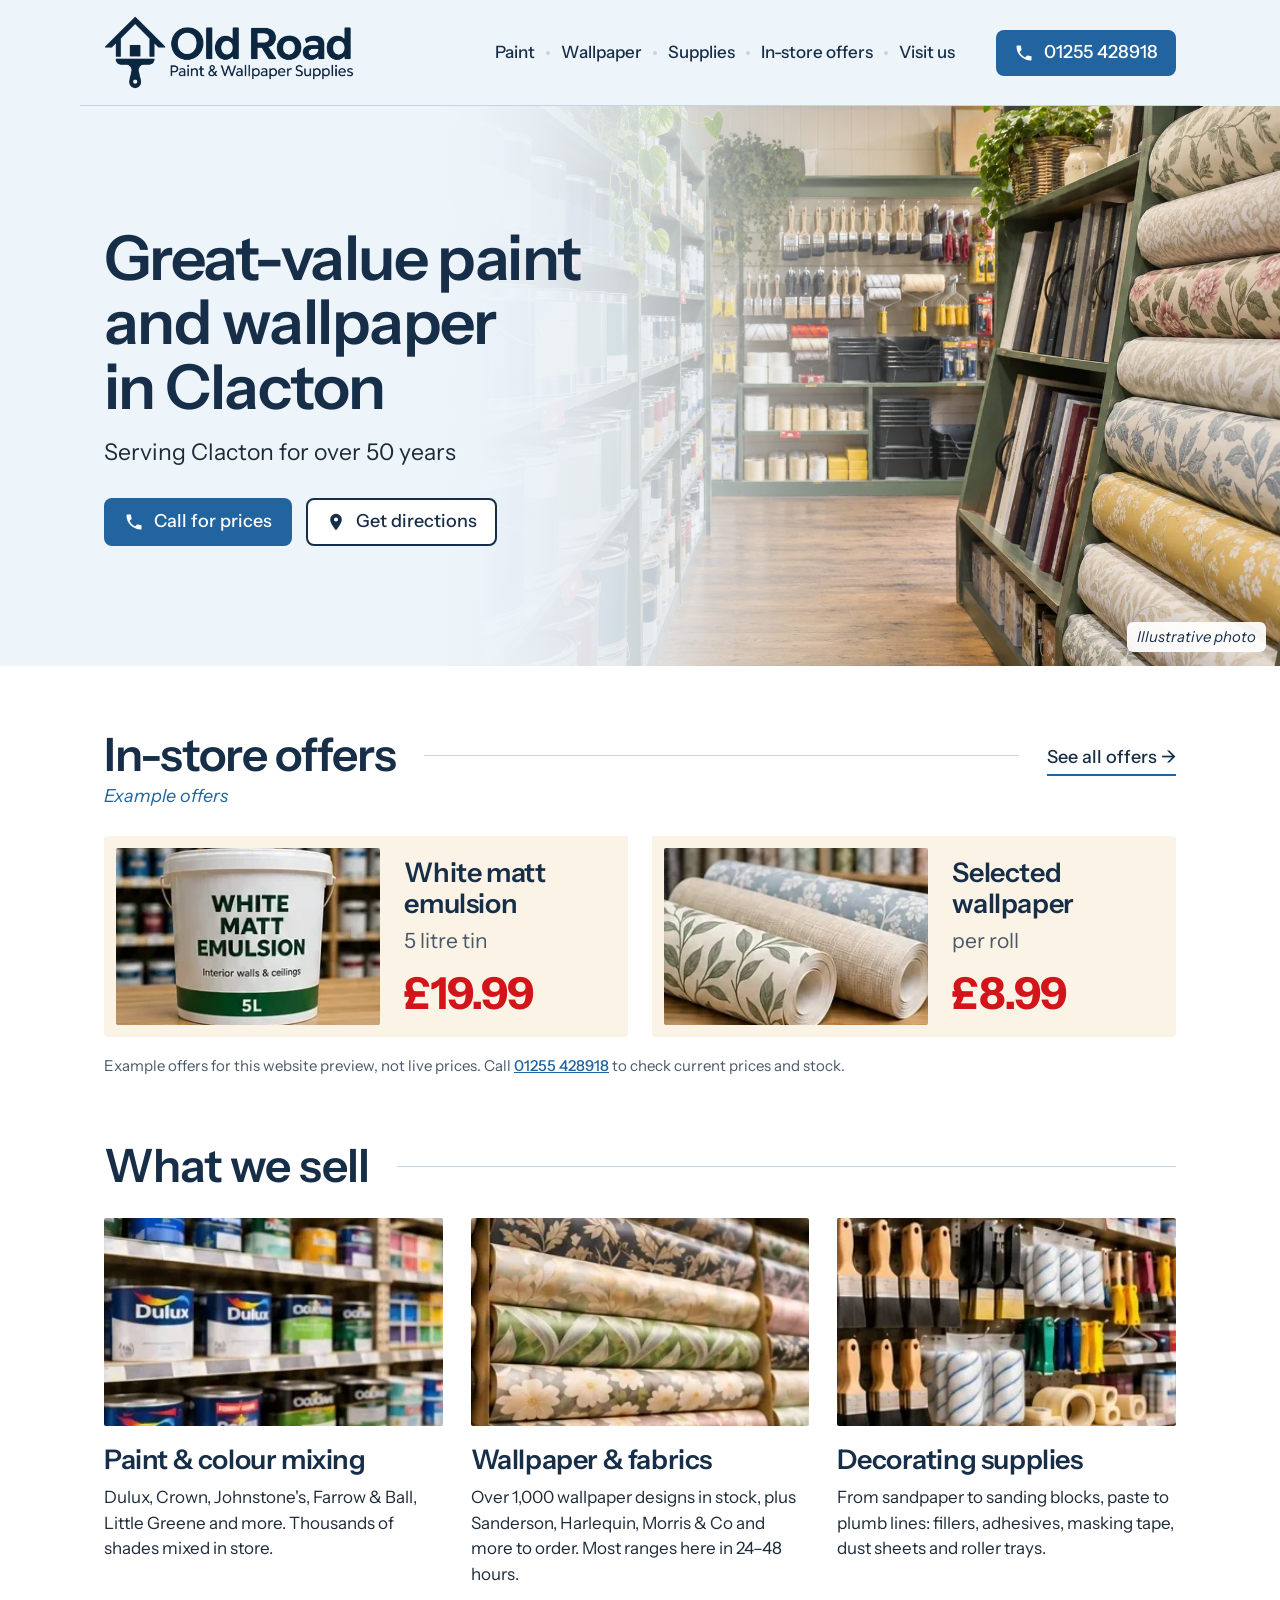
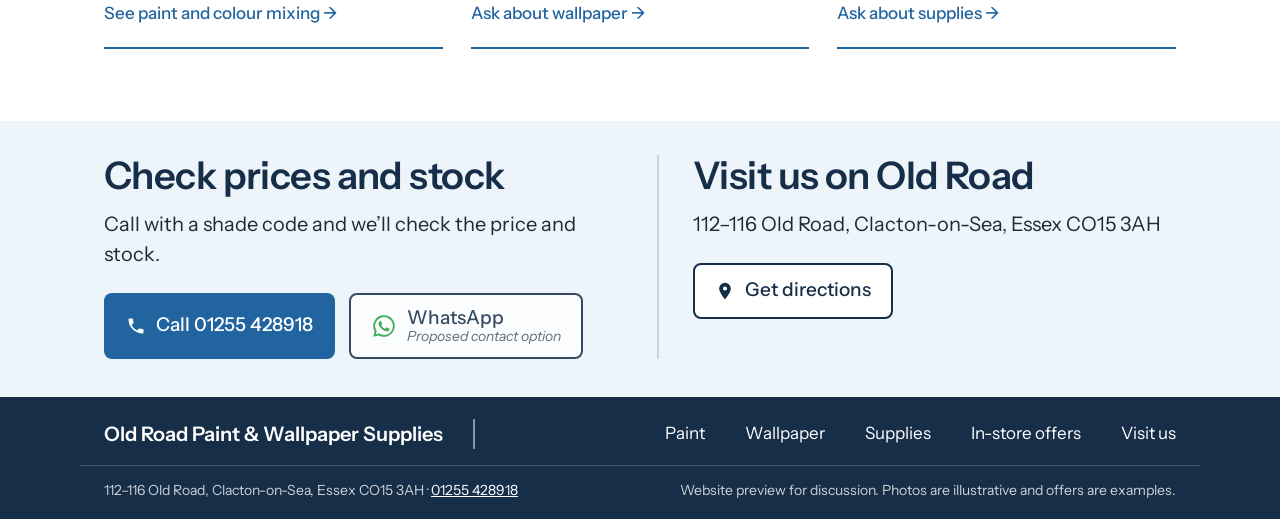
<file: index.html>
<!doctype html>
<html lang="en-GB">
<head>
<meta charset="utf-8">
<script>document.documentElement.classList.add('js')</script>
<meta name="viewport" content="width=device-width, initial-scale=1">
<meta name="robots" content="noindex, nofollow">
<title>Old Road Paint &amp; Wallpaper Supplies, Clacton-on-Sea (website preview)</title>
<meta name="description" content="Great-value paint, wallpaper and decorating supplies on Old Road, Clacton-on-Sea. Call 01255 428918 for prices and stock.">
<meta name="theme-color" content="#172e49">
<link rel="preconnect" href="https://fonts.googleapis.com">
<link rel="preconnect" href="https://fonts.gstatic.com" crossorigin>
<link href="https://fonts.googleapis.com/css2?family=Instrument+Sans:ital,wght@0,400;0,500;0,600;0,700;1,400&display=swap" rel="stylesheet">
<link rel="stylesheet" href="assets/site.css?v=20261113k">
<link rel="preload" as="image" href="assets/img/hero-shop-wide.webp">
</head>
<body>
<a class="skip" href="#main">Skip to content</a>

<header class="site-header">
  <div class="wrap header-inner">
    <a class="brand" href="#top" aria-label="Old Road Paint &amp; Wallpaper Supplies, back to top">
      <img src="assets/img/logo.webp?v=3" alt="Old Road Paint &amp; Wallpaper Supplies" width="900" height="263">
    </a>
    <nav class="main-nav" id="site-menu" aria-label="Main">
      <a href="paint.html">Paint</a>
      <a href="#wallpaper">Wallpaper</a>
      <a href="#supplies">Supplies</a>
      <a href="offers.html">In-store offers</a>
      <a href="#visit">Visit us</a>
    </nav>
    <div class="header-actions">
      <a class="btn btn-primary btn-phone" href="tel:+441255428918" aria-label="Call the shop on 01255 428918">
        <svg class="ico" aria-hidden="true" viewBox="0 0 24 24"><path d="M6.6 10.8a15.1 15.1 0 0 0 6.6 6.6l2.2-2.2a1 1 0 0 1 1-.25 11.4 11.4 0 0 0 3.6.57 1 1 0 0 1 1 1V20a1 1 0 0 1-1 1A17 17 0 0 1 3 4a1 1 0 0 1 1-1h3.5a1 1 0 0 1 1 1c0 1.25.2 2.45.57 3.57a1 1 0 0 1-.25 1z"/></svg>
        <span class="phone-full">01255 428918</span><span class="phone-short">Call</span>
      </a>
      <button class="menu-toggle" type="button" aria-expanded="false" aria-controls="site-menu" aria-label="Menu">
        <svg class="i-open" viewBox="0 0 24 24" fill="none" stroke-width="2.4" stroke-linecap="round" aria-hidden="true"><path d="M4 7h16M4 12h16M4 17h16"/></svg>
        <svg class="i-close" viewBox="0 0 24 24" fill="none" stroke-width="2.4" stroke-linecap="round" aria-hidden="true"><path d="M6 6l12 12M18 6L6 18"/></svg>
        <span class="menu-label">Menu</span>
      </button>
    </div>
  </div>
</header>

<main id="main" tabindex="-1">
  <span id="top"></span>

  <section class="hero" aria-labelledby="hero-title">
    <figure class="hero-media">
        <img src="assets/img/hero-shop-wide.webp" alt="Illustrative photo: a shop aisle with paint tins on one side, wallpaper rolls and sample books on the other, and brushes and rollers at the back" width="1448" height="1086" fetchpriority="high">
        <figcaption class="tag">Illustrative photo</figcaption>
      </figure>
    <div class="wrap hero-inner">
      <div class="hero-copy">
        <h1 id="hero-title">Great-value paint and wallpaper in Clacton</h1>
        <p class="lede">Serving Clacton for over 50 years</p>
        <div class="actions">
          <a class="btn btn-primary" href="tel:+441255428918">
            <svg class="ico" aria-hidden="true" viewBox="0 0 24 24"><path d="M6.6 10.8a15.1 15.1 0 0 0 6.6 6.6l2.2-2.2a1 1 0 0 1 1-.25 11.4 11.4 0 0 0 3.6.57 1 1 0 0 1 1 1V20a1 1 0 0 1-1 1A17 17 0 0 1 3 4a1 1 0 0 1 1-1h3.5a1 1 0 0 1 1 1c0 1.25.2 2.45.57 3.57a1 1 0 0 1-.25 1z"/></svg>
            Call for prices
          </a>
          <a class="btn btn-secondary" href="https://www.google.com/maps/search/?api=1&amp;query=112-116+Old+Road%2C+Clacton-on-Sea%2C+Essex+CO15+3AH" target="_blank" rel="noopener">
            <svg class="ico" aria-hidden="true" viewBox="0 0 24 24"><path d="M12 2a7 7 0 0 0-7 7c0 5.25 7 13 7 13s7-7.75 7-13a7 7 0 0 0-7-7zm0 9.5A2.5 2.5 0 1 1 12 6.5a2.5 2.5 0 0 1 0 5z"/></svg>
            Get directions
          </a>
        </div>
      </div>
    </div>
  </section>

  <section class="offers" id="offers" aria-labelledby="offers-title">
    <div class="wrap">
      <div class="section-head">
        <h2 id="offers-title">In-store offers</h2>
        <span class="head-rule" aria-hidden="true"></span>
        <a class="head-link" href="offers.html">See all offers <span aria-hidden="true">→</span></a>
        <p class="example-label" id="offers-label">Example offers</p>
      </div>
      <div class="offer-grid" id="offer-grid">
        <!-- Filled from data/offers.js by assets/site.js -->
        <p class="offer-empty">Call <a href="tel:+441255428918">01255 428918</a> for this week's in-store offers.</p>
      </div>
      <p class="offer-note" id="offer-note">Example offers for this website preview, not live prices. Call <a href="tel:+441255428918">01255 428918</a> to check current prices and stock.</p>
    </div>
  </section>

  <section class="categories" aria-labelledby="sell-title">
    <div class="wrap">
      <div class="section-head">
        <h2 id="sell-title">What we sell</h2>
        <span class="head-rule" aria-hidden="true"></span>
      </div>
    </div>
    <div class="wrap cat-grid">
      <article class="cat" id="paint">
        <img src="assets/img/cat-paint.webp?v=2" alt="Shelves of Dulux and other paint tins" width="323" height="199" loading="lazy">
        <h3><a href="paint.html">Paint &amp; colour mixing</a></h3>
        <p>Dulux, Crown, Johnstone's, Farrow &amp; Ball, Little Greene and more. Thousands of shades mixed in store.</p>
        <a class="cat-more" href="paint.html">See paint and colour mixing <span aria-hidden="true">→</span></a>
      </article>
      <article class="cat" id="wallpaper">
        <img src="assets/img/cat-wallpaper.webp?v=2" alt="Rows of patterned wallpaper rolls on shop shelves" width="311" height="199" loading="lazy">
        <h3>Wallpaper &amp; fabrics</h3>
        <p>Over 1,000 wallpaper designs in stock, plus Sanderson, Harlequin, Morris &amp; Co and more to order. Most ranges here in 24–48 hours.</p>
        <a class="cat-more" href="tel:+441255428918">Ask about wallpaper <span aria-hidden="true">→</span></a>
      </article>
      <article class="cat" id="supplies">
        <img src="assets/img/cat-supplies.webp?v=2" alt="Paint brushes, rollers and masking tape on a display wall" width="322" height="199" loading="lazy">
        <h3>Decorating supplies</h3>
        <p>From sandpaper to sanding blocks, paste to plumb lines: fillers, adhesives, masking tape, dust sheets and roller trays.</p>
        <a class="cat-more" href="tel:+441255428918">Ask about supplies <span aria-hidden="true">→</span></a>
      </article>
    </div>
  </section>

  <section class="contact" id="visit" aria-label="Contact and visit">
    <div class="wrap contact-grid">
      <div class="contact-col">
        <h2>Check prices and stock</h2>
        <p>Call with a shade code and we’ll check the price and stock.</p>
        <div class="actions">
          <a class="btn btn-primary btn-lg" href="tel:+441255428918">
            <svg class="ico" aria-hidden="true" viewBox="0 0 24 24"><path d="M6.6 10.8a15.1 15.1 0 0 0 6.6 6.6l2.2-2.2a1 1 0 0 1 1-.25 11.4 11.4 0 0 0 3.6.57 1 1 0 0 1 1 1V20a1 1 0 0 1-1 1A17 17 0 0 1 3 4a1 1 0 0 1 1-1h3.5a1 1 0 0 1 1 1c0 1.25.2 2.45.57 3.57a1 1 0 0 1-.25 1z"/></svg>
            Call 01255 428918
          </a>
          <a class="btn btn-outline btn-lg" id="whatsapp-btn" role="link" aria-disabled="true" aria-describedby="wa-note">
              <svg class="ico ico-wa" aria-hidden="true" viewBox="0 0 24 24"><path d="M12 2a10 10 0 0 0-8.6 15.1L2 22l5-1.3A10 10 0 1 0 12 2zm0 18.2a8.2 8.2 0 0 1-4.2-1.2l-.3-.2-3 .8.8-2.9-.2-.3A8.2 8.2 0 1 1 12 20.2zm4.5-6.1c-.25-.12-1.47-.72-1.7-.8s-.39-.12-.56.12-.64.8-.78.97-.29.18-.54.06a6.7 6.7 0 0 1-3.34-2.92c-.25-.43.25-.4.72-1.34a.45.45 0 0 0-.02-.43c-.06-.12-.56-1.34-.77-1.84s-.4-.42-.56-.43h-.48a.92.92 0 0 0-.67.31 2.8 2.8 0 0 0-.87 2.08 4.9 4.9 0 0 0 1.02 2.6 11.2 11.2 0 0 0 4.3 3.8c1.6.69 2.23.75 3.03.63a2.6 2.6 0 0 0 1.7-1.2 2.1 2.1 0 0 0 .15-1.2c-.06-.1-.23-.16-.48-.28z"/></svg>
            <span class="wa-label"><span>WhatsApp</span><small id="wa-note">Proposed contact option</small></span>
          </a>
        </div>
      </div>
      <div class="contact-col visit-col">
        <h2>Visit us on Old Road</h2>
        <address>112–116 Old Road, Clacton-on-Sea, Essex CO15&nbsp;3AH</address>
        <div class="actions">
          <a class="btn btn-secondary btn-lg" href="https://www.google.com/maps/search/?api=1&amp;query=112-116+Old+Road%2C+Clacton-on-Sea%2C+Essex+CO15+3AH" target="_blank" rel="noopener">
            <svg class="ico" aria-hidden="true" viewBox="0 0 24 24"><path d="M12 2a7 7 0 0 0-7 7c0 5.25 7 13 7 13s7-7.75 7-13a7 7 0 0 0-7-7zm0 9.5A2.5 2.5 0 1 1 12 6.5a2.5 2.5 0 0 1 0 5z"/></svg>
            Get directions
          </a>
        </div>
      </div>
    </div>
  </section>
</main>

<footer class="site-footer">
  <div class="wrap footer-inner">
    <p class="footer-name">Old Road Paint &amp; Wallpaper Supplies</p>
    <nav class="footer-nav" aria-label="Footer">
      <a href="paint.html">Paint</a>
      <a href="#wallpaper">Wallpaper</a>
      <a href="#supplies">Supplies</a>
      <a href="offers.html">In-store offers</a>
      <a href="#visit">Visit us</a>
    </nav>
  </div>
  <div class="wrap footer-small">
    <p>112–116 Old Road, Clacton-on-Sea, Essex CO15 3AH · <a href="tel:+441255428918">01255 428918</a></p>
    <p>Website preview for discussion. Photos are illustrative and offers are examples.</p>
  </div>
</footer>

<script src="data/offers.js?v=20261113k"></script>
<script src="assets/site.js?v=20261113k"></script>
</body>
</html>
</file>
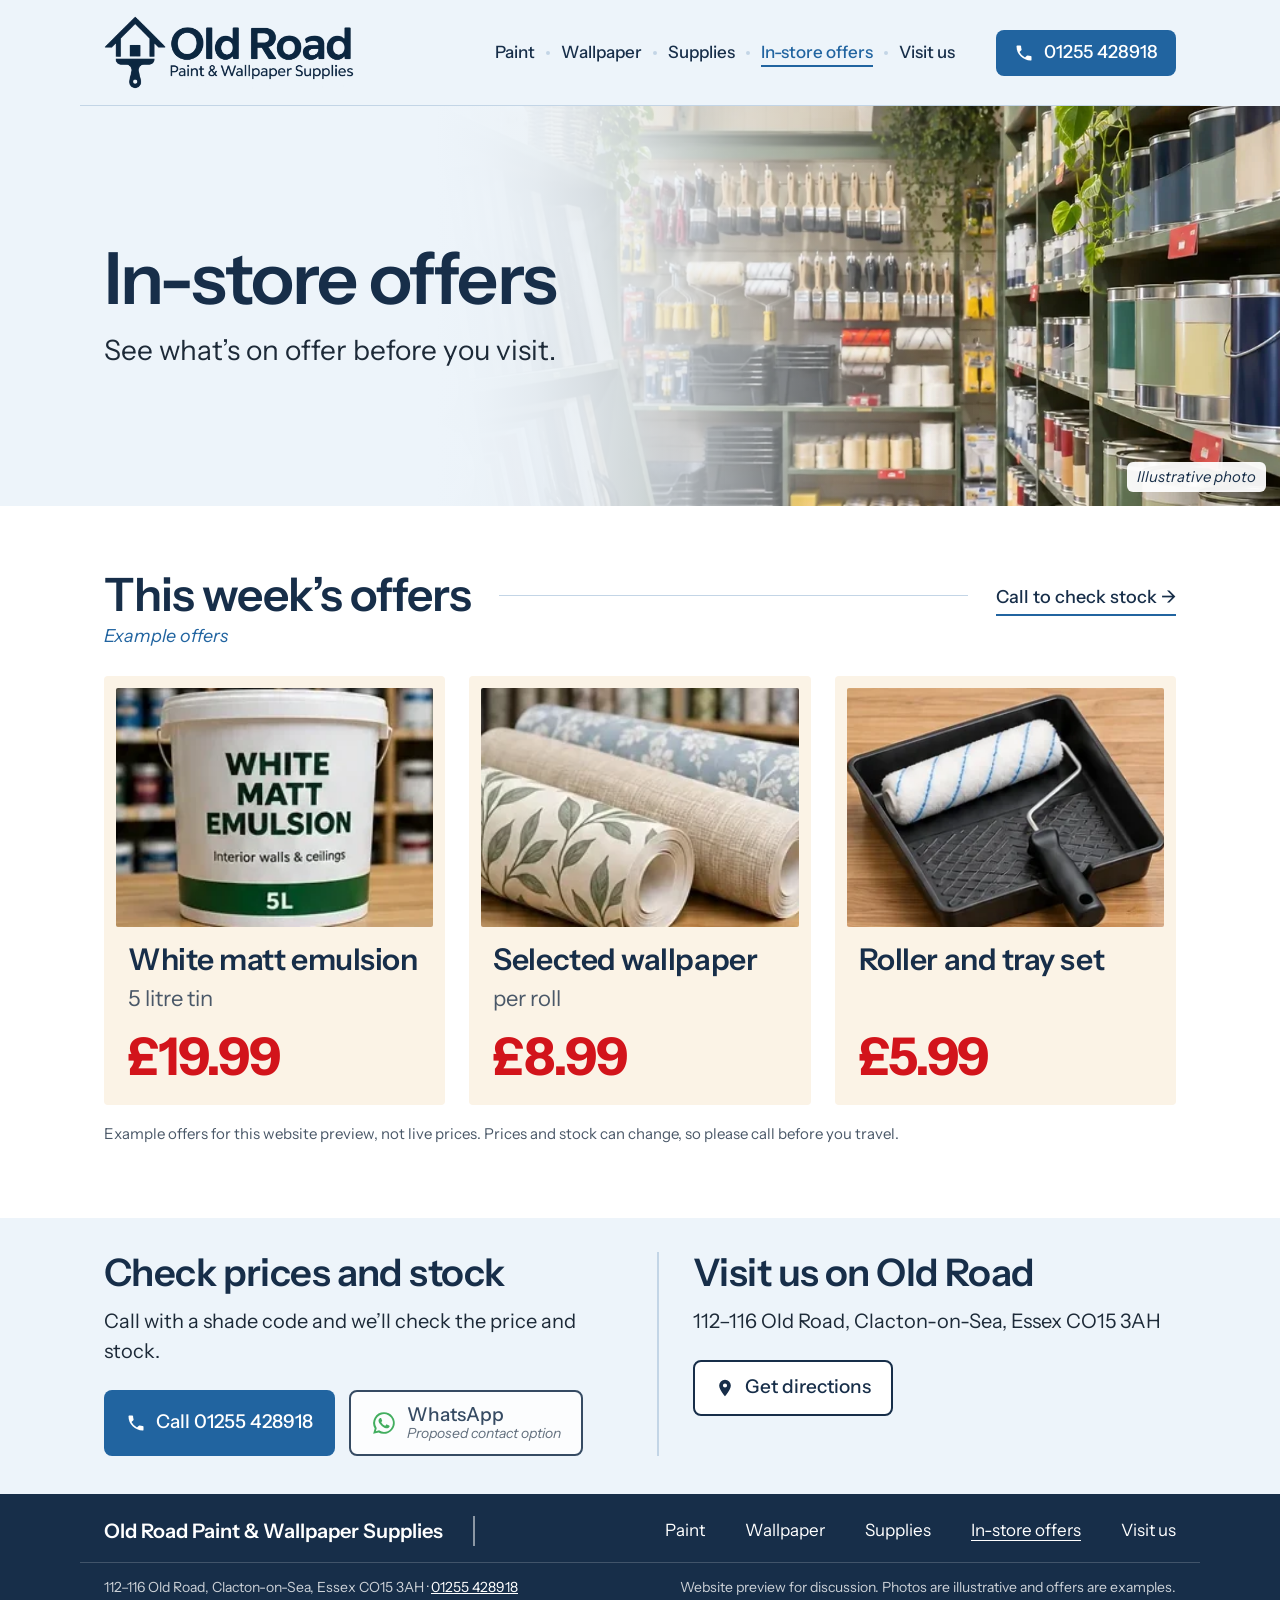
<file: offers.html>
<!doctype html>
<html lang="en-GB">
<head>
<meta charset="utf-8">
<script>document.documentElement.classList.add('js')</script>
<meta name="viewport" content="width=device-width, initial-scale=1">
<meta name="robots" content="noindex, nofollow">
<title>In-store offers | Old Road Paint &amp; Wallpaper Supplies, Clacton (website preview)</title>
<meta name="description" content="In-store offers on paint, wallpaper and decorating supplies at Old Road, Clacton-on-Sea. Call 01255 428918 to check stock.">
<meta name="theme-color" content="#172e49">
<link rel="preconnect" href="https://fonts.googleapis.com">
<link rel="preconnect" href="https://fonts.gstatic.com" crossorigin>
<link href="https://fonts.googleapis.com/css2?family=Instrument+Sans:ital,wght@0,400;0,500;0,600;0,700;1,400&display=swap" rel="stylesheet">
<link rel="stylesheet" href="assets/site.css?v=20261113k">
<link rel="preload" as="image" href="assets/img/offers-hero.webp">
</head>
<body>
<a class="skip" href="#main">Skip to content</a>

<header class="site-header">
  <div class="wrap header-inner">
    <a class="brand" href="index.html" aria-label="Old Road Paint &amp; Wallpaper Supplies, home">
      <img src="assets/img/logo.webp?v=3" alt="Old Road Paint &amp; Wallpaper Supplies" width="900" height="263">
    </a>
    <nav class="main-nav" id="site-menu" aria-label="Main">
      <a href="paint.html">Paint</a>
      <a href="index.html#wallpaper">Wallpaper</a>
      <a href="index.html#supplies">Supplies</a>
      <a href="offers.html" aria-current="page">In-store offers</a>
      <a href="#visit">Visit us</a>
    </nav>
    <div class="header-actions">
      <a class="btn btn-primary btn-phone" href="tel:+441255428918" aria-label="Call the shop on 01255 428918">
        <svg class="ico" aria-hidden="true" viewBox="0 0 24 24"><path d="M6.6 10.8a15.1 15.1 0 0 0 6.6 6.6l2.2-2.2a1 1 0 0 1 1-.25 11.4 11.4 0 0 0 3.6.57 1 1 0 0 1 1 1V20a1 1 0 0 1-1 1A17 17 0 0 1 3 4a1 1 0 0 1 1-1h3.5a1 1 0 0 1 1 1c0 1.25.2 2.45.57 3.57a1 1 0 0 1-.25 1z"/></svg>
        <span class="phone-full">01255 428918</span><span class="phone-short">Call</span>
      </a>
      <button class="menu-toggle" type="button" aria-expanded="false" aria-controls="site-menu" aria-label="Menu">
        <svg class="i-open" viewBox="0 0 24 24" fill="none" stroke-width="2.4" stroke-linecap="round" aria-hidden="true"><path d="M4 7h16M4 12h16M4 17h16"/></svg>
        <svg class="i-close" viewBox="0 0 24 24" fill="none" stroke-width="2.4" stroke-linecap="round" aria-hidden="true"><path d="M6 6l12 12M18 6L6 18"/></svg>
        <span class="menu-label">Menu</span>
      </button>
    </div>
  </div>
</header>

<main id="main" tabindex="-1">

  <section class="hero hero-offers" aria-labelledby="offers-title">
    <figure class="hero-media">
      <img src="assets/img/offers-hero.webp" alt="Illustrative photo: a shop aisle with wallpaper rolls and sample books, brushes and rollers at the back, and paint tins with price tags" width="1448" height="517" fetchpriority="high">
      <figcaption class="tag">Illustrative photo</figcaption>
    </figure>
    <div class="wrap hero-inner">
      <div class="hero-copy">
        <h1 id="offers-title">In-store offers</h1>
        <p class="offers-intro">See what’s on offer before you visit.</p>
      </div>
    </div>
  </section>

  <section class="offers-page" aria-labelledby="current-title">
    <div class="wrap">
      <div class="section-head">
        <h2 id="current-title">This week’s offers</h2>
        <span class="head-rule" aria-hidden="true"></span>
        <a class="head-link" href="tel:+441255428918">Call to check stock <span aria-hidden="true">→</span></a>
        <p class="example-label" id="offers-label">Example offers</p>
      </div>
      <div class="offer-cards" id="offer-list">
        <!-- Filled from data/offers.js by assets/site.js -->
        <p class="offer-empty">Call <a href="tel:+441255428918">01255 428918</a> for this week's in-store offers.</p>
      </div>
      <p class="offer-note" id="offer-note">Example offers for this website preview, not live prices. Prices and stock can change, so please call before you travel.</p>
    </div>
  </section>

  <section class="contact" id="visit" aria-label="Contact and visit">
    <div class="wrap contact-grid">
      <div class="contact-col">
        <h2>Check prices and stock</h2>
        <p>Call with a shade code and we’ll check the price and stock.</p>
        <div class="actions">
          <a class="btn btn-primary btn-lg" href="tel:+441255428918">
            <svg class="ico" aria-hidden="true" viewBox="0 0 24 24"><path d="M6.6 10.8a15.1 15.1 0 0 0 6.6 6.6l2.2-2.2a1 1 0 0 1 1-.25 11.4 11.4 0 0 0 3.6.57 1 1 0 0 1 1 1V20a1 1 0 0 1-1 1A17 17 0 0 1 3 4a1 1 0 0 1 1-1h3.5a1 1 0 0 1 1 1c0 1.25.2 2.45.57 3.57a1 1 0 0 1-.25 1z"/></svg>
            Call 01255 428918
          </a>
          <a class="btn btn-outline btn-lg" id="whatsapp-btn" role="link" aria-disabled="true" aria-describedby="wa-note">
            <svg class="ico ico-wa" aria-hidden="true" viewBox="0 0 24 24"><path d="M12 2a10 10 0 0 0-8.6 15.1L2 22l5-1.3A10 10 0 1 0 12 2zm0 18.2a8.2 8.2 0 0 1-4.2-1.2l-.3-.2-3 .8.8-2.9-.2-.3A8.2 8.2 0 1 1 12 20.2zm4.5-6.1c-.25-.12-1.47-.72-1.7-.8s-.39-.12-.56.12-.64.8-.78.97-.29.18-.54.06a6.7 6.7 0 0 1-3.34-2.92c-.25-.43.25-.4.72-1.34a.45.45 0 0 0-.02-.43c-.06-.12-.56-1.34-.77-1.84s-.4-.42-.56-.43h-.48a.92.92 0 0 0-.67.31 2.8 2.8 0 0 0-.87 2.08 4.9 4.9 0 0 0 1.02 2.6 11.2 11.2 0 0 0 4.3 3.8c1.6.69 2.23.75 3.03.63a2.6 2.6 0 0 0 1.7-1.2 2.1 2.1 0 0 0 .15-1.2c-.06-.1-.23-.16-.48-.28z"/></svg>
            <span class="wa-label"><span>WhatsApp</span><small id="wa-note">Proposed contact option</small></span>
          </a>
        </div>
      </div>
      <div class="contact-col visit-col">
        <h2>Visit us on Old Road</h2>
        <address>112–116 Old Road, Clacton-on-Sea, Essex CO15&nbsp;3AH</address>
        <div class="actions">
          <a class="btn btn-secondary btn-lg" href="https://www.google.com/maps/search/?api=1&amp;query=112-116+Old+Road%2C+Clacton-on-Sea%2C+Essex+CO15+3AH" target="_blank" rel="noopener">
            <svg class="ico" aria-hidden="true" viewBox="0 0 24 24"><path d="M12 2a7 7 0 0 0-7 7c0 5.25 7 13 7 13s7-7.75 7-13a7 7 0 0 0-7-7zm0 9.5A2.5 2.5 0 1 1 12 6.5a2.5 2.5 0 0 1 0 5z"/></svg>
            Get directions
          </a>
        </div>
      </div>
    </div>
  </section>
</main>

<footer class="site-footer">
  <div class="wrap footer-inner">
    <p class="footer-name"><a href="index.html">Old Road Paint &amp; Wallpaper Supplies</a></p>
    <nav class="footer-nav" aria-label="Footer">
      <a href="paint.html">Paint</a>
      <a href="index.html#wallpaper">Wallpaper</a>
      <a href="index.html#supplies">Supplies</a>
      <a href="offers.html" aria-current="page">In-store offers</a>
      <a href="#visit">Visit us</a>
    </nav>
  </div>
  <div class="wrap footer-small">
    <p>112–116 Old Road, Clacton-on-Sea, Essex CO15 3AH · <a href="tel:+441255428918">01255 428918</a></p>
    <p>Website preview for discussion. Photos are illustrative and offers are examples.</p>
  </div>
</footer>

<script src="data/offers.js?v=20261113k"></script>
<script src="assets/site.js?v=20261113k"></script>
</body>
</html>
</file>
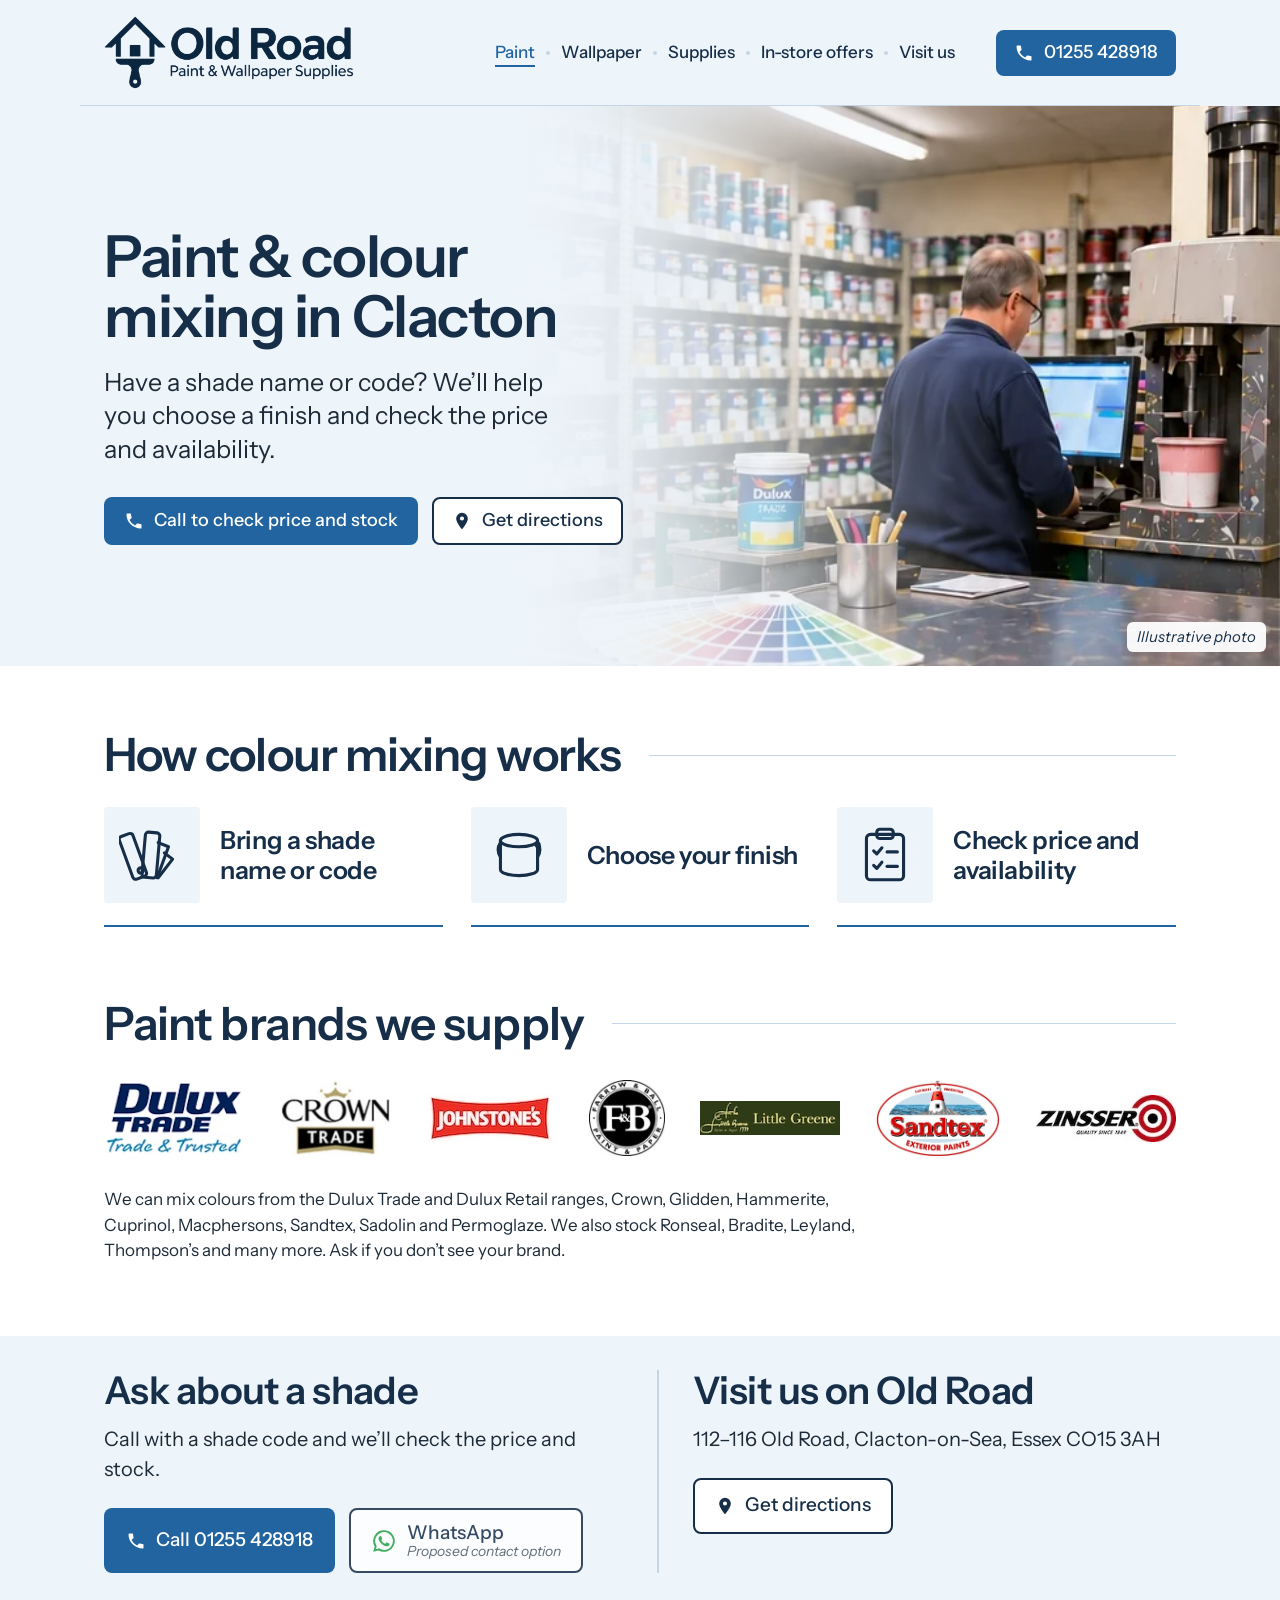
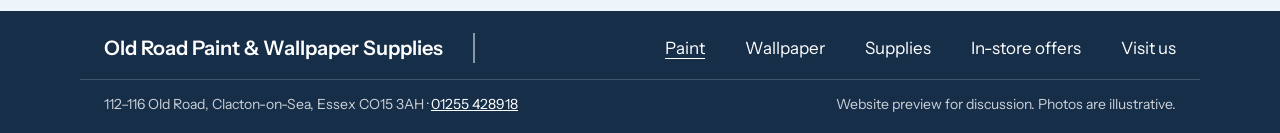
<file: paint.html>
<!doctype html>
<html lang="en-GB">
<head>
<meta charset="utf-8">
<script>document.documentElement.classList.add('js')</script>
<meta name="viewport" content="width=device-width, initial-scale=1">
<meta name="robots" content="noindex, nofollow">
<title>Paint &amp; colour mixing in Clacton | Old Road Paint &amp; Wallpaper Supplies (website preview)</title>
<meta name="description" content="Paint and colour mixing on Old Road, Clacton-on-Sea. Bring a shade name or code and we'll check the price and stock. Call 01255 428918.">
<meta name="theme-color" content="#172e49">
<link rel="preconnect" href="https://fonts.googleapis.com">
<link rel="preconnect" href="https://fonts.gstatic.com" crossorigin>
<link href="https://fonts.googleapis.com/css2?family=Instrument+Sans:ital,wght@0,400;0,500;0,600;0,700;1,400&display=swap" rel="stylesheet">
<link rel="stylesheet" href="assets/site.css?v=20261113k">
<link rel="preload" as="image" href="assets/img/paint-hero.webp">
</head>
<body>
<a class="skip" href="#main">Skip to content</a>

<header class="site-header">
  <div class="wrap header-inner">
    <a class="brand" href="index.html" aria-label="Old Road Paint &amp; Wallpaper Supplies, home">
      <img src="assets/img/logo.webp?v=3" alt="Old Road Paint &amp; Wallpaper Supplies" width="900" height="263">
    </a>
    <nav class="main-nav" id="site-menu" aria-label="Main">
      <a href="paint.html" aria-current="page">Paint</a>
      <a href="index.html#wallpaper">Wallpaper</a>
      <a href="index.html#supplies">Supplies</a>
      <a href="offers.html">In-store offers</a>
      <a href="#visit">Visit us</a>
    </nav>
    <div class="header-actions">
      <a class="btn btn-primary btn-phone" href="tel:+441255428918" aria-label="Call the shop on 01255 428918">
        <svg class="ico" aria-hidden="true" viewBox="0 0 24 24"><path d="M6.6 10.8a15.1 15.1 0 0 0 6.6 6.6l2.2-2.2a1 1 0 0 1 1-.25 11.4 11.4 0 0 0 3.6.57 1 1 0 0 1 1 1V20a1 1 0 0 1-1 1A17 17 0 0 1 3 4a1 1 0 0 1 1-1h3.5a1 1 0 0 1 1 1c0 1.25.2 2.45.57 3.57a1 1 0 0 1-.25 1z"/></svg>
        <span class="phone-full">01255 428918</span><span class="phone-short">Call</span>
      </a>
      <button class="menu-toggle" type="button" aria-expanded="false" aria-controls="site-menu" aria-label="Menu">
        <svg class="i-open" viewBox="0 0 24 24" fill="none" stroke-width="2.4" stroke-linecap="round" aria-hidden="true"><path d="M4 7h16M4 12h16M4 17h16"/></svg>
        <svg class="i-close" viewBox="0 0 24 24" fill="none" stroke-width="2.4" stroke-linecap="round" aria-hidden="true"><path d="M6 6l12 12M18 6L6 18"/></svg>
        <span class="menu-label">Menu</span>
      </button>
    </div>
  </div>
</header>

<main id="main" tabindex="-1">

  <section class="hero hero-paint" aria-labelledby="hero-title">
    <figure class="hero-media">
        <img src="assets/img/paint-hero.webp" alt="Illustrative photo: a paint shop counter with a colour fan deck, a mixing machine and shelves of paint tins" width="586" height="462" fetchpriority="high">
        <figcaption class="tag">Illustrative photo</figcaption>
      </figure>
    <div class="wrap hero-inner">
      <div class="hero-copy">
        <h1 id="hero-title">Paint &amp; colour mixing in Clacton</h1>
        <p class="lede lede-dark">Have a shade name or code? We’ll help you choose a finish and check the price and availability.</p>
        <div class="actions">
          <a class="btn btn-primary" href="tel:+441255428918">
            <svg class="ico" aria-hidden="true" viewBox="0 0 24 24"><path d="M6.6 10.8a15.1 15.1 0 0 0 6.6 6.6l2.2-2.2a1 1 0 0 1 1-.25 11.4 11.4 0 0 0 3.6.57 1 1 0 0 1 1 1V20a1 1 0 0 1-1 1A17 17 0 0 1 3 4a1 1 0 0 1 1-1h3.5a1 1 0 0 1 1 1c0 1.25.2 2.45.57 3.57a1 1 0 0 1-.25 1z"/></svg>
            Call to check price and stock
          </a>
          <a class="btn btn-secondary" href="https://www.google.com/maps/search/?api=1&amp;query=112-116+Old+Road%2C+Clacton-on-Sea%2C+Essex+CO15+3AH" target="_blank" rel="noopener">
            <svg class="ico" aria-hidden="true" viewBox="0 0 24 24"><path d="M12 2a7 7 0 0 0-7 7c0 5.25 7 13 7 13s7-7.75 7-13a7 7 0 0 0-7-7zm0 9.5A2.5 2.5 0 1 1 12 6.5a2.5 2.5 0 0 1 0 5z"/></svg>
            Get directions
          </a>
        </div>
      </div>
    </div>
  </section>

  <section class="steps" aria-labelledby="steps-title">
    <div class="wrap">
      <div class="section-head">
        <h2 id="steps-title">How colour mixing works</h2>
        <span class="head-rule" aria-hidden="true"></span>
      </div>
    </div>
    <ol class="wrap step-grid">
      <li class="step">
        <span class="step-icon" aria-hidden="true">
          <svg viewBox="0 0 64 64"><g fill="none" stroke="currentColor" stroke-width="3" stroke-linejoin="round" stroke-linecap="round"><rect x="14" y="10" width="14" height="44" rx="3" transform="rotate(-20 21 54)"/><rect x="22" y="10" width="14" height="44" rx="3" transform="rotate(5 29 54)"/><path d="M38 20l10 4-11 30"/><path d="M44 30l8 6-14 18"/><circle cx="21" cy="47" r="2.5"/></g></svg>
        </span>
        <h3>Bring a shade name or code</h3>
      </li>
      <li class="step">
        <span class="step-icon" aria-hidden="true">
          <svg viewBox="0 0 64 64"><g fill="none" stroke="currentColor" stroke-width="3" stroke-linejoin="round" stroke-linecap="round"><ellipse cx="32" cy="18" rx="18" ry="6"/><path d="M14 18v28c0 3.3 8 6 18 6s18-2.7 18-6V18"/><path d="M14 20c-3 4-3 10 0 14"/><path d="M50 20c3 4 3 10 0 14"/><circle cx="50" cy="22" r="1.5"/></g></svg>
        </span>
        <h3>Choose your finish</h3>
      </li>
      <li class="step">
        <span class="step-icon" aria-hidden="true">
          <svg viewBox="0 0 64 64"><g fill="none" stroke="currentColor" stroke-width="3" stroke-linejoin="round" stroke-linecap="round"><rect x="14" y="12" width="36" height="44" rx="4"/><rect x="24" y="7" width="16" height="9" rx="3"/><path d="M21 28l3 3 5-6"/><path d="M34 29h10"/><path d="M21 42l3 3 5-6"/><path d="M34 43h10"/></g></svg>
        </span>
        <h3>Check price and availability</h3>
      </li>
    </ol>
  </section>

  <section class="brands" aria-labelledby="brands-title">
    <div class="wrap">
      <div class="section-head">
        <h2 id="brands-title">Paint brands we supply</h2>
        <span class="head-rule" aria-hidden="true"></span>
      </div>
      <ul class="brand-row">
        <li><img src="assets/img/brands/dulux-trade.webp" alt="Dulux Trade" width="170" height="92" loading="lazy"></li>
        <li><img src="assets/img/brands/crown-trade.webp" alt="Crown Trade" width="234" height="160" loading="lazy"></li>
        <li><img src="assets/img/brands/johnstones.webp" alt="Johnstone's" width="126" height="50" loading="lazy"></li>
        <li><img src="assets/img/brands/farrow-ball.webp" alt="Farrow &amp; Ball" width="160" height="160" loading="lazy"></li>
        <li><img src="assets/img/brands/little-greene.webp" alt="Little Greene" width="180" height="44" loading="lazy"></li>
        <li><img src="assets/img/brands/sandtex.webp" alt="Sandtex" width="261" height="160" loading="lazy"></li>
        <li><img src="assets/img/brands/zinsser.webp" alt="Zinsser" width="180" height="60" loading="lazy"></li>
      </ul>
      <p class="brand-note">We can mix colours from the Dulux Trade and Dulux Retail ranges, Crown, Glidden, Hammerite, Cuprinol, Macphersons, Sandtex, Sadolin and Permoglaze. We also stock Ronseal, Bradite, Leyland, Thompson’s and many more. Ask if you don’t see your brand.</p>
    </div>
  </section>

  <section class="contact" id="visit" aria-label="Ask about a shade and visit">
    <div class="wrap contact-grid">
      <div class="contact-col">
        <h2>Ask about a shade</h2>
        <p>Call with a shade code and we’ll check the price and stock.</p>
        <div class="actions">
          <a class="btn btn-primary btn-lg" href="tel:+441255428918">
            <svg class="ico" aria-hidden="true" viewBox="0 0 24 24"><path d="M6.6 10.8a15.1 15.1 0 0 0 6.6 6.6l2.2-2.2a1 1 0 0 1 1-.25 11.4 11.4 0 0 0 3.6.57 1 1 0 0 1 1 1V20a1 1 0 0 1-1 1A17 17 0 0 1 3 4a1 1 0 0 1 1-1h3.5a1 1 0 0 1 1 1c0 1.25.2 2.45.57 3.57a1 1 0 0 1-.25 1z"/></svg>
            Call 01255 428918
          </a>
          <a class="btn btn-outline btn-lg" id="whatsapp-btn" role="link" aria-disabled="true" aria-describedby="wa-note">
            <svg class="ico ico-wa" aria-hidden="true" viewBox="0 0 24 24"><path d="M12 2a10 10 0 0 0-8.6 15.1L2 22l5-1.3A10 10 0 1 0 12 2zm0 18.2a8.2 8.2 0 0 1-4.2-1.2l-.3-.2-3 .8.8-2.9-.2-.3A8.2 8.2 0 1 1 12 20.2zm4.5-6.1c-.25-.12-1.47-.72-1.7-.8s-.39-.12-.56.12-.64.8-.78.97-.29.18-.54.06a6.7 6.7 0 0 1-3.34-2.92c-.25-.43.25-.4.72-1.34a.45.45 0 0 0-.02-.43c-.06-.12-.56-1.34-.77-1.84s-.4-.42-.56-.43h-.48a.92.92 0 0 0-.67.31 2.8 2.8 0 0 0-.87 2.08 4.9 4.9 0 0 0 1.02 2.6 11.2 11.2 0 0 0 4.3 3.8c1.6.69 2.23.75 3.03.63a2.6 2.6 0 0 0 1.7-1.2 2.1 2.1 0 0 0 .15-1.2c-.06-.1-.23-.16-.48-.28z"/></svg>
            <span class="wa-label"><span>WhatsApp</span><small id="wa-note">Proposed contact option</small></span>
          </a>
        </div>
      </div>
      <div class="contact-col visit-col">
        <h2>Visit us on Old Road</h2>
        <address>112–116 Old Road, Clacton-on-Sea, Essex CO15&nbsp;3AH</address>
        <div class="actions">
          <a class="btn btn-secondary btn-lg" href="https://www.google.com/maps/search/?api=1&amp;query=112-116+Old+Road%2C+Clacton-on-Sea%2C+Essex+CO15+3AH" target="_blank" rel="noopener">
            <svg class="ico" aria-hidden="true" viewBox="0 0 24 24"><path d="M12 2a7 7 0 0 0-7 7c0 5.25 7 13 7 13s7-7.75 7-13a7 7 0 0 0-7-7zm0 9.5A2.5 2.5 0 1 1 12 6.5a2.5 2.5 0 0 1 0 5z"/></svg>
            Get directions
          </a>
        </div>
      </div>
    </div>
  </section>
</main>

<footer class="site-footer">
  <div class="wrap footer-inner">
    <p class="footer-name"><a href="index.html">Old Road Paint &amp; Wallpaper Supplies</a></p>
    <nav class="footer-nav" aria-label="Footer">
      <a href="paint.html" aria-current="page">Paint</a>
      <a href="index.html#wallpaper">Wallpaper</a>
      <a href="index.html#supplies">Supplies</a>
      <a href="offers.html">In-store offers</a>
      <a href="#visit">Visit us</a>
    </nav>
  </div>
  <div class="wrap footer-small">
    <p>112–116 Old Road, Clacton-on-Sea, Essex CO15 3AH · <a href="tel:+441255428918">01255 428918</a></p>
    <p>Website preview for discussion. Photos are illustrative.</p>
  </div>
</footer>

<script src="assets/site.js?v=20261113k"></script>
</body>
</html>
</file>
<file: assets/site.css>
/* Old Road Paint & Wallpaper Supplies — preview styles (two-blue palette) */
:root {
  --ink-blue: #172e49;     /* nav bar, headings, footer */
  --blue: #2164a0;         /* primary buttons, links */
  --blue-hover: #1a5288;
  --pale: #edf4fa;         /* contact band, secondary buttons */
  --pale-strong: #dbe8f4;  /* secondary buttons sitting on the pale band */
  --pale-line: #c3d5e6;
  --cream: #fbf3e6;        /* offer cards */
  --red: #d2141b;          /* offer prices */
  --text: #1d2a38;
  --muted: #4a5868;
  --line: #dde4ec;
  --radius: 10px;
  --wrap: 1120px;
  /* Instrument Sans: the site's reading of the logo's clean sans lettering.
     Weights: 400 body, 500 nav and buttons, 600 headings, 700 offer prices only. */
  --font: "Instrument Sans", system-ui, -apple-system, "Segoe UI", Roboto, "Helvetica Neue", Arial, sans-serif;
}

*, *::before, *::after { box-sizing: border-box; }
html { scroll-behavior: smooth; -webkit-text-size-adjust: 100%; }
body {
  margin: 0;
  background: #fff;
  color: var(--text);
  font-family: var(--font);
  font-weight: 400;
  font-size: 18px;
  line-height: 1.5;
  overflow-x: hidden;
}
img { display: block; max-width: 100%; height: auto; }
a { color: inherit; }
h1, h2, h3 { margin: 0; font-family: var(--font); font-weight: 600; line-height: 1.1; color: var(--ink-blue); letter-spacing: -0.015em; }
p { margin: 0; }
address { font-style: normal; }
[id] { scroll-margin-top: 16px; }

.wrap { width: 100%; max-width: var(--wrap); margin: 0 auto; padding: 0 24px; }
.skip { position: absolute; left: -9999px; }
.skip:focus { left: 12px; top: 12px; z-index: 20; background: #fff; color: var(--ink-blue); padding: 8px 12px; border-radius: 6px; }

/* Keyboard focus: blue ring on light backgrounds, white ring on the ink-blue bar and footer */
a:focus-visible, button:focus-visible { outline: 3px solid var(--blue); outline-offset: 3px; border-radius: 4px; }
.site-footer a:focus-visible { outline-color: #fff; }

/* Buttons */
.btn {
  display: inline-flex; align-items: center; gap: 10px;
  min-height: 48px; padding: 10px 18px;
  border-radius: 8px; border: 2px solid transparent;
  font-family: var(--font); font-weight: 500; font-size: 18px; line-height: 1.2;
  text-decoration: none; white-space: nowrap; cursor: pointer;
  transition: background-color .15s, border-color .15s;
}
.btn .ico { width: 20px; height: 20px; fill: currentColor; flex: none; }
.btn-primary { background: var(--blue); color: #fff; }
.btn-primary:hover { background: var(--blue-hover); }
.btn-secondary { background: #fff; color: var(--ink-blue); border-color: var(--ink-blue); }
.btn-secondary:hover { background: var(--pale-strong); }
.btn-outline { background: #fff; color: var(--ink-blue); border-color: var(--ink-blue); }
.btn-lg { min-height: 56px; padding: 12px 20px; font-size: 19px; }
.btn[aria-disabled="true"] { cursor: not-allowed; }
.ico-wa { fill: #25a244 !important; width: 26px !important; height: 26px !important; }

/* Header: one row, logo left, links and phone right (pale, flows into the hero) */
.site-header { position: relative; z-index: 30; background: var(--pale); }
.header-inner {
  display: flex; align-items: center; gap: 16px 28px;
  padding-top: 16px; padding-bottom: 16px;
  border-bottom: 1px solid var(--pale-line);
}
.brand { flex: none; }
.brand img { width: 250px; }
.main-nav { display: flex; align-items: center; margin-left: auto; }
.main-nav a {
  position: relative; padding: 8px 13px;
  color: var(--ink-blue); text-decoration: none; font-size: 17px; font-weight: 500; white-space: nowrap;
  text-decoration-thickness: 2px; text-underline-offset: 7px;
}
.main-nav a + a::before {
  content: ""; position: absolute; left: -2px; top: 50%; width: 4px; height: 4px; margin-top: -2px;
  border-radius: 50%; background: var(--pale-line);
}
.main-nav a:hover { text-decoration-line: underline; text-decoration-color: var(--pale-line); }
.main-nav a[aria-current="page"] { text-decoration-line: underline; text-decoration-color: var(--blue); color: var(--blue); }
.header-actions { display: flex; align-items: center; gap: 10px; flex: none; }
.btn-phone { font-size: 18px; min-height: 46px; padding: 8px 16px; }
.phone-short { display: none; }
.menu-toggle {
  display: none; align-items: center; gap: 8px; min-height: 44px; padding: 8px 12px;
  background: #fff; color: var(--ink-blue); border: 2px solid var(--ink-blue); border-radius: 8px;
  font: 500 16px/1 var(--font); cursor: pointer;
}
.menu-toggle svg { width: 20px; height: 20px; stroke: currentColor; }
.menu-toggle .i-close { display: none; }
.menu-toggle[aria-expanded="true"] .i-open { display: none; }
.menu-toggle[aria-expanded="true"] .i-close { display: block; }

/* Hero: photo runs to the right edge and fades into the pale page colour behind the headline */
.hero { position: relative; overflow: hidden; background: var(--pale); }
.hero-media { position: absolute; top: 0; right: 0; bottom: 0; width: 66%; margin: 0; }
.hero-media img { width: 100%; height: 100%; object-fit: cover; object-position: 60% 50%; }
.hero-media::before {
  content: ""; position: absolute; inset: 0; z-index: 1; pointer-events: none;
  background: linear-gradient(90deg, rgba(237,244,250,1) 0%, rgba(237,244,250,0.99) 6%, rgba(237,244,250,0.96) 12%, rgba(237,244,250,0.91) 18%, rgba(237,244,250,0.83) 24%, rgba(237,244,250,0.72) 30%, rgba(237,244,250,0.58) 36%, rgba(237,244,250,0.43) 42%, rgba(237,244,250,0.29) 48%, rgba(237,244,250,0.17) 54%, rgba(237,244,250,0.08) 60%, rgba(237,244,250,0.02) 66%, rgba(237,244,250,0) 72%);
}
.hero-inner { position: relative; z-index: 2; display: flex; align-items: center; min-height: 560px; padding-top: 56px; padding-bottom: 56px; }
.hero-copy { max-width: 560px; }
.hero h1 { font-size: clamp(40px, 5vw, 62px); line-height: 1.04; letter-spacing: -0.025em; text-wrap: balance; }
.lede { margin-top: 18px; max-width: 470px; font-size: clamp(19px, 1.9vw, 23px); color: var(--text); line-height: 1.35; }
.actions { display: flex; flex-wrap: wrap; gap: 14px; margin-top: 30px; }
.tag {
  position: absolute; right: 14px; bottom: 14px; z-index: 2;
  background: rgba(255,255,255,.94); color: var(--ink-blue);
  font-size: 15px; font-style: italic; padding: 4px 10px; border-radius: 6px;
}
.hero + section { padding-top: 64px; }

/* Section headings: heading, thin rule to the right edge, optional link (echoes the header's rule) */
.section-head { display: flex; flex-wrap: wrap; align-items: center; gap: 12px 28px; margin-bottom: 26px; }
.section-head h2 { font-size: clamp(32px, 3.9vw, 46px); letter-spacing: -0.02em; }
.head-rule { flex: 1 1 60px; height: 1px; background: var(--pale-line); }
.head-link {
  flex: none; display: inline-block; padding-top: 10px; color: var(--ink-blue); font-size: 18px; font-weight: 500; text-decoration: none;
  padding-bottom: 3px; border-bottom: 2px solid var(--blue); white-space: nowrap;
}
.head-link:hover { color: var(--blue); }

/* Homepage offers */
.offers { padding: 0 0 64px; }
.example-label { font-style: italic; color: var(--blue); font-size: 18px; }
.section-head .example-label { order: 4; flex-basis: 100%; margin-top: -10px; }
.offer-grid { display: grid; grid-template-columns: repeat(2, minmax(0, 1fr)); gap: 24px; }
.offer-grid.is-single { grid-template-columns: minmax(0, 560px); }
.offer {
  display: grid; grid-template-columns: minmax(0, 1.25fr) minmax(0, 1fr); gap: 24px; align-items: center;
  background: var(--cream); border-radius: 4px; padding: 12px;
}
.offer img { width: 100%; aspect-ratio: 290 / 194; object-fit: cover; border-radius: 2px; }
.offer h3 { font-size: clamp(22px, 2.3vw, 27px); line-height: 1.15; }
.offer-detail { margin-top: 6px; font-size: 21px; color: var(--muted); }
.offer-price { margin-top: 14px; color: var(--red); font-size: clamp(34px, 3.8vw, 44px); font-weight: 700; letter-spacing: -0.02em; line-height: 1; }
.offer-unit { margin-top: 6px; font-size: 21px; color: var(--muted); }
.offer-ends { margin-top: 10px; font-size: 15px; color: var(--muted); }
.offer-empty { color: var(--muted); }
.offer-note { margin-top: 18px; font-size: 15px; color: var(--muted); }
.offer-note a, .offer-empty a { color: var(--blue); font-weight: 500; }

/* Categories */
.categories { padding: 0 0 72px; }
.cat-grid { display: grid; grid-template-columns: repeat(3, minmax(0, 1fr)); gap: 28px; }
.cat { display: flex; flex-direction: column; padding-bottom: 12px; border-bottom: 2px solid var(--blue); }
.cat img { width: 100%; aspect-ratio: 323 / 199; object-fit: cover; border-radius: 2px; }
.cat h3 { margin-top: 18px; font-size: clamp(22px, 2.3vw, 27px); line-height: 1.15; }
.cat h3 a { text-decoration: none; }
.cat h3 a:hover { text-decoration: underline; text-underline-offset: 4px; }
.cat p { margin: 10px 0 0; font-size: 17px; line-height: 1.5; color: var(--text); }
.cat-more { align-self: flex-start; margin-top: auto; padding: 14px 0 8px; font-size: 17px; font-weight: 500; color: var(--blue); text-decoration: none; }
.cat-more:hover { text-decoration: underline; text-underline-offset: 4px; }

/* Contact band */
.contact { background: var(--pale); padding: 34px 0 38px; }
.contact-grid { display: grid; grid-template-columns: minmax(0, 1fr) minmax(0, 1fr); gap: 34px; }
.contact-col h2 { font-size: clamp(28px, 3.1vw, 38px); }
.contact-col > p, .contact-col address { margin-top: 12px; font-size: 20px; color: var(--text); }
.contact-col .actions { margin-top: 24px; }
.visit-col { border-left: 2px solid var(--pale-line); padding-left: 34px; }
.wa-note { margin-top: 12px; font-size: 15px; color: var(--muted); }
.wa-badge { display: inline-block; margin-right: 6px; padding: 1px 8px; border-radius: 999px; background: #fff; border: 1px solid var(--pale-line); font-size: 13px; font-weight: 500; color: var(--ink-blue); }
.wa-label { display: inline-flex; flex-direction: column; line-height: 1.15; text-align: left; }
.wa-label small { font-size: 14px; font-style: italic; font-weight: 400; color: var(--muted); }
.wa-side { font-size: 16px; font-style: italic; color: var(--muted); padding-left: 16px; border-left: 2px solid var(--pale-line); max-width: 200px; line-height: 1.3; }
.wa-row { display: flex; align-items: center; flex-wrap: wrap; gap: 12px 20px; margin-top: 18px; }
#whatsapp-btn[aria-disabled="true"] { opacity: .85; }

/* Footer */
.site-footer { background: var(--ink-blue); color: #fff; padding: 22px 0 18px; }
.footer-inner { display: flex; align-items: center; flex-wrap: wrap; gap: 12px 30px; }
.footer-name { font-size: 20px; font-weight: 600; padding-right: 30px; border-right: 2px solid rgba(255,255,255,.5); }
.footer-name a { color: #fff; text-decoration: none; }
.footer-nav { display: flex; flex-wrap: wrap; gap: 8px 40px; margin-left: auto; }
.footer-nav a { color: #fff; text-decoration: none; font-size: 17px; }
.footer-nav a:hover, .footer-nav a[aria-current="page"] { text-decoration: underline; text-underline-offset: 4px; }
.footer-small { margin-top: 16px; padding-top: 14px; border-top: 1px solid rgba(255,255,255,.18); font-size: 14px; color: rgba(255,255,255,.78); display: flex; flex-wrap: wrap; justify-content: space-between; gap: 6px 20px; }
.footer-small a { color: #fff; }

/* Paint page */
.lede-dark { color: var(--text); font-size: clamp(20px, 2.1vw, 25px); line-height: 1.35; }
.hero-paint .hero-media { width: 60%; }
.hero-paint .hero-media img { object-position: 50% 50%; }
.hero-paint .hero-copy { max-width: 560px; }
.hero-paint h1 { font-size: clamp(40px, 4.8vw, 58px); }
.steps { padding: 0 0 72px; }
.step-grid { list-style: none; margin: 0 auto; display: grid; grid-template-columns: repeat(3, minmax(0, 1fr)); gap: 28px; }
.step { display: flex; align-items: center; gap: 20px; padding: 0 0 22px; border-bottom: 2px solid var(--blue); }
.step-icon { flex: none; display: grid; place-items: center; width: 96px; height: 96px; border-radius: 4px; background: var(--pale); color: var(--ink-blue); }
.step-icon svg { width: 66px; height: 66px; }
.step h3 { font-size: clamp(20px, 2.1vw, 25px); line-height: 1.2; }
.brands { padding: 0 0 72px; }
.brand-row { list-style: none; margin: 4px 0 0; padding: 0; display: flex; flex-wrap: wrap; align-items: center; justify-content: space-between; gap: 18px 24px; }
.brand-row li { display: flex; align-items: center; justify-content: center; height: 86px; }
.brand-row img { max-height: 76px; width: auto; max-width: 140px; object-fit: contain; }
.brand-note { margin-top: 26px; max-width: 760px; font-size: 17px; color: var(--text); }
.btn-xl { font-size: 25px; min-height: 60px; padding: 12px 26px; }
.btn-xl .ico { width: 26px; height: 26px; }

/* In-store offers page */
.hero-offers .hero-inner { min-height: 400px; }
.hero-offers .hero-media img { object-position: 70% 50%; }
.hero-offers h1 { font-size: clamp(44px, 6vw, 72px); }
.offers-intro { margin-top: 14px; font-size: clamp(21px, 2.4vw, 28px); color: var(--text); }
.offers-page { padding-bottom: 72px; }
.offer-cards { display: grid; grid-template-columns: repeat(3, minmax(0, 1fr)); gap: 24px; }
.offer-cards.count-1 { grid-template-columns: minmax(0, 360px); }
.offer-cards.count-2 { grid-template-columns: repeat(2, minmax(0, 360px)); }
.offer-card { display: flex; flex-direction: column; background: var(--cream); border-radius: 4px; padding: 12px 12px 22px; }
.offer-card img { width: 100%; aspect-ratio: 300 / 226; object-fit: cover; border-radius: 2px; }
.offer-card-text { flex: 1 1 auto; display: flex; flex-direction: column; padding: 16px 12px 0; }
.offer-card h3 { font-size: clamp(23px, 2.4vw, 30px); line-height: 1.12; }
.offer-card .offer-unit, .offer-card .offer-detail { margin-top: 6px; font-size: 22px; }
.offer-card .offer-price { margin-top: auto; padding-top: 16px; font-size: clamp(38px, 4.3vw, 52px); }

/* ---------- Tablet ---------- */
@media (max-width: 1020px) {
  .step { flex-direction: column; align-items: flex-start; }
  .step-icon { width: 84px; height: 84px; }
  .step-icon svg { width: 54px; height: 54px; }
}
@media (max-width: 860px) {
  .hero { display: flex; flex-direction: column; }
  .hero-inner { order: 1; min-height: 0; padding-top: 30px; padding-bottom: 26px; }
  .hero-copy, .hero-paint .hero-copy { max-width: 620px; }
  .hero-media, .hero-paint .hero-media { order: 2; position: relative; width: 100%; aspect-ratio: 16 / 10; }
  .hero-offers .hero-media { aspect-ratio: 16 / 7; }
  .hero-offers .hero-inner { min-height: 0; }
  .hero-media::before { background: linear-gradient(180deg, var(--pale) 0%, rgba(237,244,250,0) 22%); }
  .hero + section { padding-top: 44px; }
  .offers { padding-bottom: 48px; }
  .categories { padding-bottom: 52px; }
  .cat-grid { gap: 18px; }
  .cat p { font-size: 16px; }
  .offer-grid, .offer-grid.is-single { grid-template-columns: minmax(0, 1fr); }
  .offer { grid-template-columns: minmax(0, 300px) minmax(0, 1fr); gap: 26px; }
  .contact-grid { grid-template-columns: minmax(0, 1fr); gap: 30px; }
  .visit-col { border-left: 0; padding-left: 0; border-top: 2px solid var(--pale-line); padding-top: 28px; }
  .footer-name { border-right: 0; padding-right: 0; width: 100%; }
  .footer-nav { margin-left: 0; gap: 8px 24px; }
  .step-grid { grid-template-columns: minmax(0, 1fr); gap: 18px; }
  .step { flex-direction: row; align-items: center; padding: 0 0 16px; }
  .steps, .brands, .offers-page { padding-bottom: 52px; }
  .brand-row { justify-content: center; gap: 16px 28px; }
  .brand-row li { height: 70px; }
  .brand-row img { max-height: 62px; max-width: 120px; }
  .offer-cards { gap: 12px; }
  .offer-card .offer-unit, .offer-card .offer-detail { font-size: 18px; }
}
@media (max-width: 640px) {
  .cat-grid { grid-template-columns: minmax(0, 1fr); gap: 34px; }
  .cat p { font-size: 17px; }
}

/* ---------- Compact header with Menu button ---------- */
@media (max-width: 1040px) {
  .brand { flex: 0 1 230px; min-width: 0; }
  .brand img { width: 100%; max-width: 230px; }
  .header-actions { margin-left: auto; }
  .menu-toggle { display: inline-flex; }
  .main-nav { order: 3; width: 100%; margin-left: 0; flex-wrap: wrap; }
  .js .main-nav {
    display: none; position: absolute; left: 0; right: 0; top: 100%;
    flex-direction: column; align-items: stretch; padding: 4px 24px 14px;
    background: var(--ink-blue); box-shadow: 0 10px 24px rgba(23,46,73,.25);
  }
  .js .main-nav.is-open { display: flex; }
  .js .main-nav a { color: #fff; padding: 14px 4px; font-size: 18px; border-bottom: 1px solid rgba(255,255,255,.14); }
  .js .main-nav a::before { display: none; }
  .js .main-nav a:hover { text-decoration-color: rgba(255,255,255,.6); }
  .js .main-nav a[aria-current="page"] { color: #fff; text-decoration: none; box-shadow: inset 4px 0 0 #fff; padding-left: 16px; }
  .js .main-nav a:focus-visible { outline-color: #fff; outline-offset: -3px; }
}
@media (max-width: 720px) {
  .header-inner { padding-top: 10px; padding-bottom: 10px; gap: 10px; }
  .brand { flex-basis: 220px; }
  .brand img { max-width: 220px; }
  .menu-label { position: absolute; width: 1px; height: 1px; overflow: hidden; clip: rect(0 0 0 0); white-space: nowrap; }
  .menu-toggle { width: 46px; min-height: 46px; padding: 0; justify-content: center; }
  .menu-toggle svg { width: 24px; height: 24px; }
  .header-actions { gap: 8px; }
  .phone-full { display: none; }
  .phone-short { display: inline; }
  .btn-phone { min-height: 46px; padding: 8px 14px; font-size: 17px; gap: 6px; }
  .btn-phone .ico { width: 18px; height: 18px; }
  .js .main-nav { padding: 4px 16px 14px; }
}

/* ---------- Phone ---------- */
@media (max-width: 560px) {
  body { font-size: 17px; }
  .wrap { padding: 0 16px; }
  .hero-inner { padding-top: 22px; padding-bottom: 22px; }
  .actions { gap: 10px; }
  .actions .btn { flex: 1 1 auto; justify-content: center; }
  .offer { grid-template-columns: minmax(0, 1fr) minmax(0, 1fr); gap: 14px; }
  .offer-detail, .offer-unit { font-size: 18px; }
  .btn-lg { font-size: 18px; min-height: 52px; }
  .footer-small { flex-direction: column; }
  .step-icon { width: 68px; height: 68px; }
  .step-icon svg { width: 44px; height: 44px; }
  .brand-row { justify-content: center; gap: 14px; }
  .brand-row li { height: 64px; flex: 0 0 calc((100% - 28px) / 3); }
  .brand-row img { max-width: 100%; max-height: 56px; }
  .section-head { flex-wrap: wrap; margin-bottom: 20px; }
  .head-rule { display: none; }
  .section-head h2 { flex-basis: 100%; }
  .section-head .example-label { order: 3; flex: 1 1 auto; flex-basis: auto; margin-top: 0; font-size: 17px; }
  .head-link { order: 4; margin-left: auto; padding-top: 6px; font-size: 17px; }
  .btn-xl { font-size: 23px; width: 100%; justify-content: center; }
  .wa-row .btn { width: 100%; justify-content: center; }
  .wa-side { max-width: none; }
  .wa-label { text-align: center; }
  .offer-cards, .offer-cards.count-1, .offer-cards.count-2 { grid-template-columns: minmax(0, 1fr); }
  .offer-card { display: grid; grid-template-columns: minmax(0, 1fr) minmax(0, 1fr); gap: 12px; align-items: center; padding: 10px; }
  .offer-card-text { padding: 0; }
  .offer-card h3 { font-size: 24px; }
  .offer-card .offer-unit, .offer-card .offer-detail { font-size: 18px; }
  .offer-card .offer-price { margin-top: 0; padding-top: 10px; font-size: 36px; }
}
@media (max-width: 360px) {
  .offer { grid-template-columns: minmax(0, 1fr); }
}
</file>
